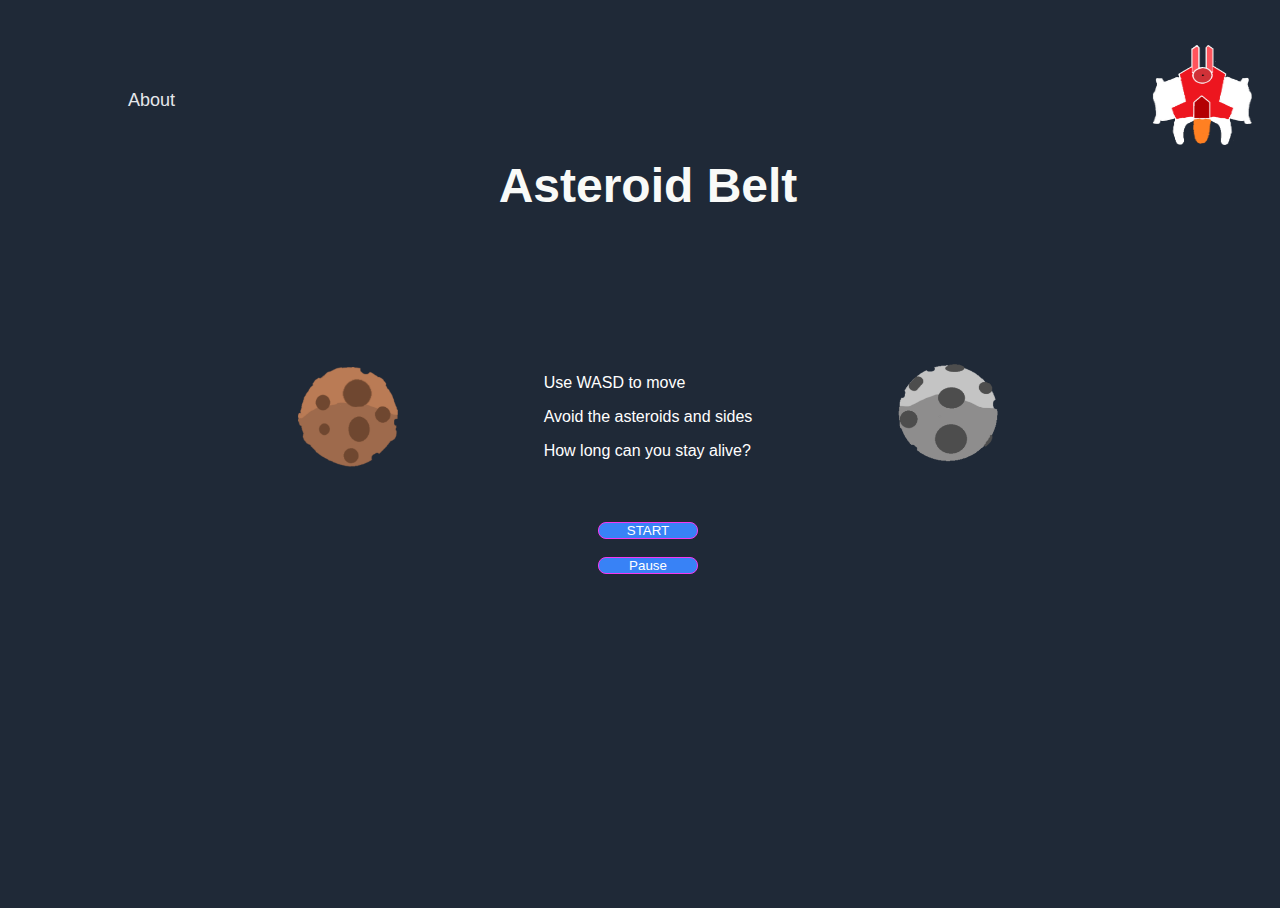
<file: index.html>
<!DOCTYPE html>
<html>

<head>
  <meta charset="utf-8">
  <meta name="viewport" content="width=device-width">
  <style <title>
    replit</title>>canvas {
      border: 1px solid #d3d3d3;
      background-color: #f1f1f1;
    }
  </style>
  <link href="style.css" rel="stylesheet" type="text/css" />
</head>

<body>
  <div class="header">
    <div class="top">
      <div style = "position:absolute; left:10%; top:10%;">
        <ul>
          <li><a href="about.html">About</a></li>
        </ul>
      </div>
      </div>
    <div style = "position:absolute; left:90%; top:5%; class="logo"><img class = "logo" src="airship(4).png" alt="something" /></div>
        <div class="title">Asteroid Belt</div>
  </div>
  <div class = "bottom">
    <div id="gameOver">
      <div style = "position:relative; left:300%; top:50px; class="logo"><img class = "logo" src="meatball(2).png" alt="something" /></div>
      <div style = "position:relative; right:300%; bottom:50px; class="logo"><img class = "logo" src="meatball(4).png" alt="something" /></div>
      <div style = "position:absolute; bottom: 50%px;">
      <p>Use WASD to move</p>
      <p>Avoid the asteroids and sides</p>  
      <p>How long can you stay alive?</p>
    </div>
  </div>
    <div id="score"></div>
    <div id="start"><button onclick = "startGame()"> START </button></div>
      <br>
    <button onmousedown="pause()" id="pause">Pause</button>
    <script src="script.js"></script>
    <br>
      
  </div>
  <!--
  -
  This script places a badge on your repl's full-browser view back to your repl's cover
  page. Try various colors for the theme: dark, light, red, orange, yellow, lime, green,
  teal, blue, purple, magenta, and pink!
  -->
  <script src="https://replit.com/public/js/replit-badge.js" theme="blue" defer></script>
</body>

</html>
</file>
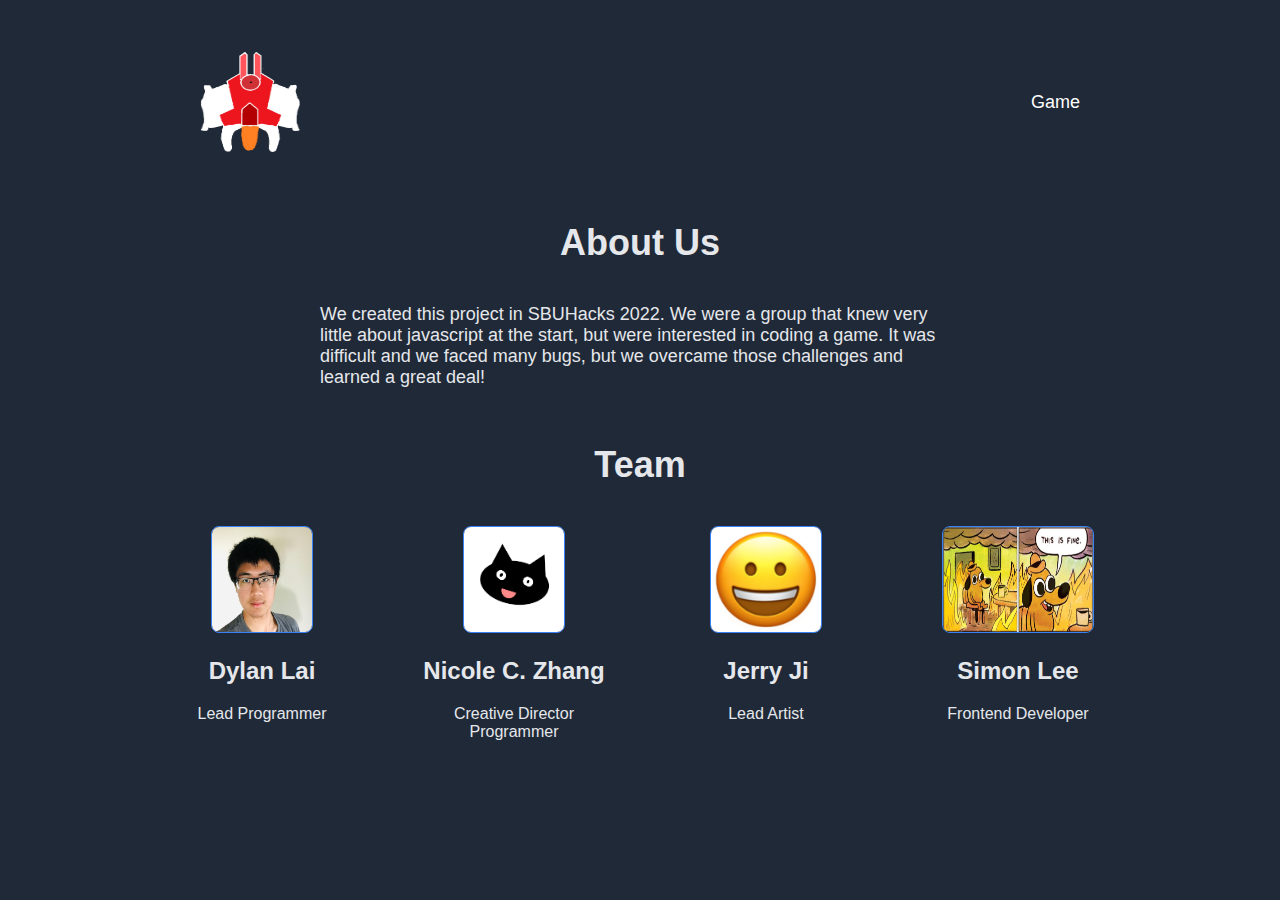
<file: about.html>
<!DOCTYPE html>
<html lang="en">
  <head>
    <meta charset="UTF-8" />
    <meta http-equiv="X-UA-Compatible" content="IE=edge" />
    <meta name="viewport" content="width=device-width, initial-scale=1.0" />
    <title>About</title>
    <link rel="stylesheet" href="about.css">
  </head> 
  <body>
    <div class="header">
        <div class="logo"><img class = "logo" src="airship(4).png" alt="something" /></div>
        <ul>
          <li><a href="index.html">Game</a></li>
        </ul>
    </div>
    
    <div class="content">
      <div class="subheadtext">About Us</div>
      <div class="aboutText"> We created this project in SBUHacks 2022. We were a group that knew very little about javascript at the start, but were interested in coding a game.
        It was difficult and we faced many bugs, but we overcame those challenges and learned a great deal!
      </div>
      <div class ="subheadtext">Team</div>
      <div class="container">
        <div class="info">
          <img src="IMG_3078.jpg" alt="Dylan Lai" style="width:50%;height:50%;"/>
          <div class="text1">
           <h2>Dylan Lai</h2> 
            Lead Programmer
          </div>
        </div>
        <div class="info">
          <img src="cat.png" alt="something"  style = "width: 50%; height: 50%;"/>
          <h2>Nicole C. Zhang</h2>
          <div class="text1">
            Creative Director<br>
            Programmer
            
          </div>
        </div>
        <div class="info">
          <img src="grinning-face.png" alt="something" style="width:55%;height:50%;"/>
          <h2>Jerry Ji</h2>
          <div class="text1">
            Lead Artist
          </div>
        </div>
        <div class="info">
          <img src="thisisfine.jpeg" alt="something" style="width:75%;height:50%;"/>
          <h2>Simon Lee</h2>
          <div class="text1">
            Frontend Developer
          </div>
        </div>
      </div>
  </body>
</html>
</file>
<file: style.css>
html, body {
  height: 100%;
  width: 100%;
  background: #1F2937;
  font-family: -apple-system, BlinkMacSystemFont, 'Segoe UI', Roboto, Oxygen, Ubuntu,   Cantarell, 'Open Sans', 'Helvetica Neue', sans-serif;

    min-height: 100vh;
    gap: 20px;
  color : white;
}

.header {
    background: #1F2937;
    color: #F9FaF8;
    padding-left:200px;
    padding-right: 200px;
    padding-bottom: 100px;
    padding-top: 50px;
}
.top{
    display:flex;
    justify-content: space-between;
    align-items: center;
    margin-bottom: 100px;

}
.logo{
    font-size: 24px;
    width: 100px;
    height: 100px;
}
ul {
    list-style-type: none;
    margin: 0;
    padding: 0;
    display: flex;
    gap: 24px;
}
  
a {
    color: #E5E7EB;
    text-decoration: none;
    font-size: 18px;
}


.title{
    font-size: 48px;
    font-weight: bold;
    margin-bottom: 8px;
    margin: auto;
    text-align: center;
}

.bottom{
  display:flex;
  flex-direction: column;
  justify-content: center;
  align-items:center;
}

button {
    padding: 0px 10px;
    border-radius: 8px;
    background: #3882F6;
    border: 1px solid #f637ef;
    color: white;    
    width: 100px;
}

#gameOver {
  display: flex;
  flex-direction: column;
  justify-content: center;
  align-items:center;
}
</file>
<file: about.css>
body {
    font-family: -apple-system, BlinkMacSystemFont, 'Segoe UI', Roboto, Oxygen, Ubuntu, Cantarell, 'Open Sans', 'Helvetica Neue', sans-serif;
    margin: 0;
    min-height: 100vh;
    display: flex;
    flex: 1;
    flex-direction: column;
    gap: 20px;
    background: #1F2937;
    color: #E5E7EB;
}

.header {

    display: flex;
    justify-content: space-between;
    align-items: center;
    padding-left:200px;
    padding-right: 200px;
    padding-bottom: 50px;
    padding-top: 52px;
}

.logo{
    width: 100px;
    height: 100px;
  border: none;
}
ul {
    list-style-type: none;
    margin: 0;
    padding: 0;
    display: flex;
    gap: 24px;
}
  
a {

    text-decoration: none;
    font-size: 18px;
    color: white;
}

/*contents now */

.content{
    display:flex;
    flex-direction:column;
    align-items:center;
    gap: 40px;
}
.subheadtext{
    font-size: 36px;
    font-weight:bolder;

}
.aboutText{
  font-size: 18px;
  margin-bottom: 16px;
  width: 50%;
}
.container{
    text-align: center;
    display: flex;
    justify-content: center;
    gap: 52px;
    width: 75%;
}
.info{
    max-width: 200px;
}
h2{
    text-align: center;
}
img {
    width:50%;
    height:50%;
    border-radius: 8px;
    border: 1px solid #3882F6;
}
</file>
